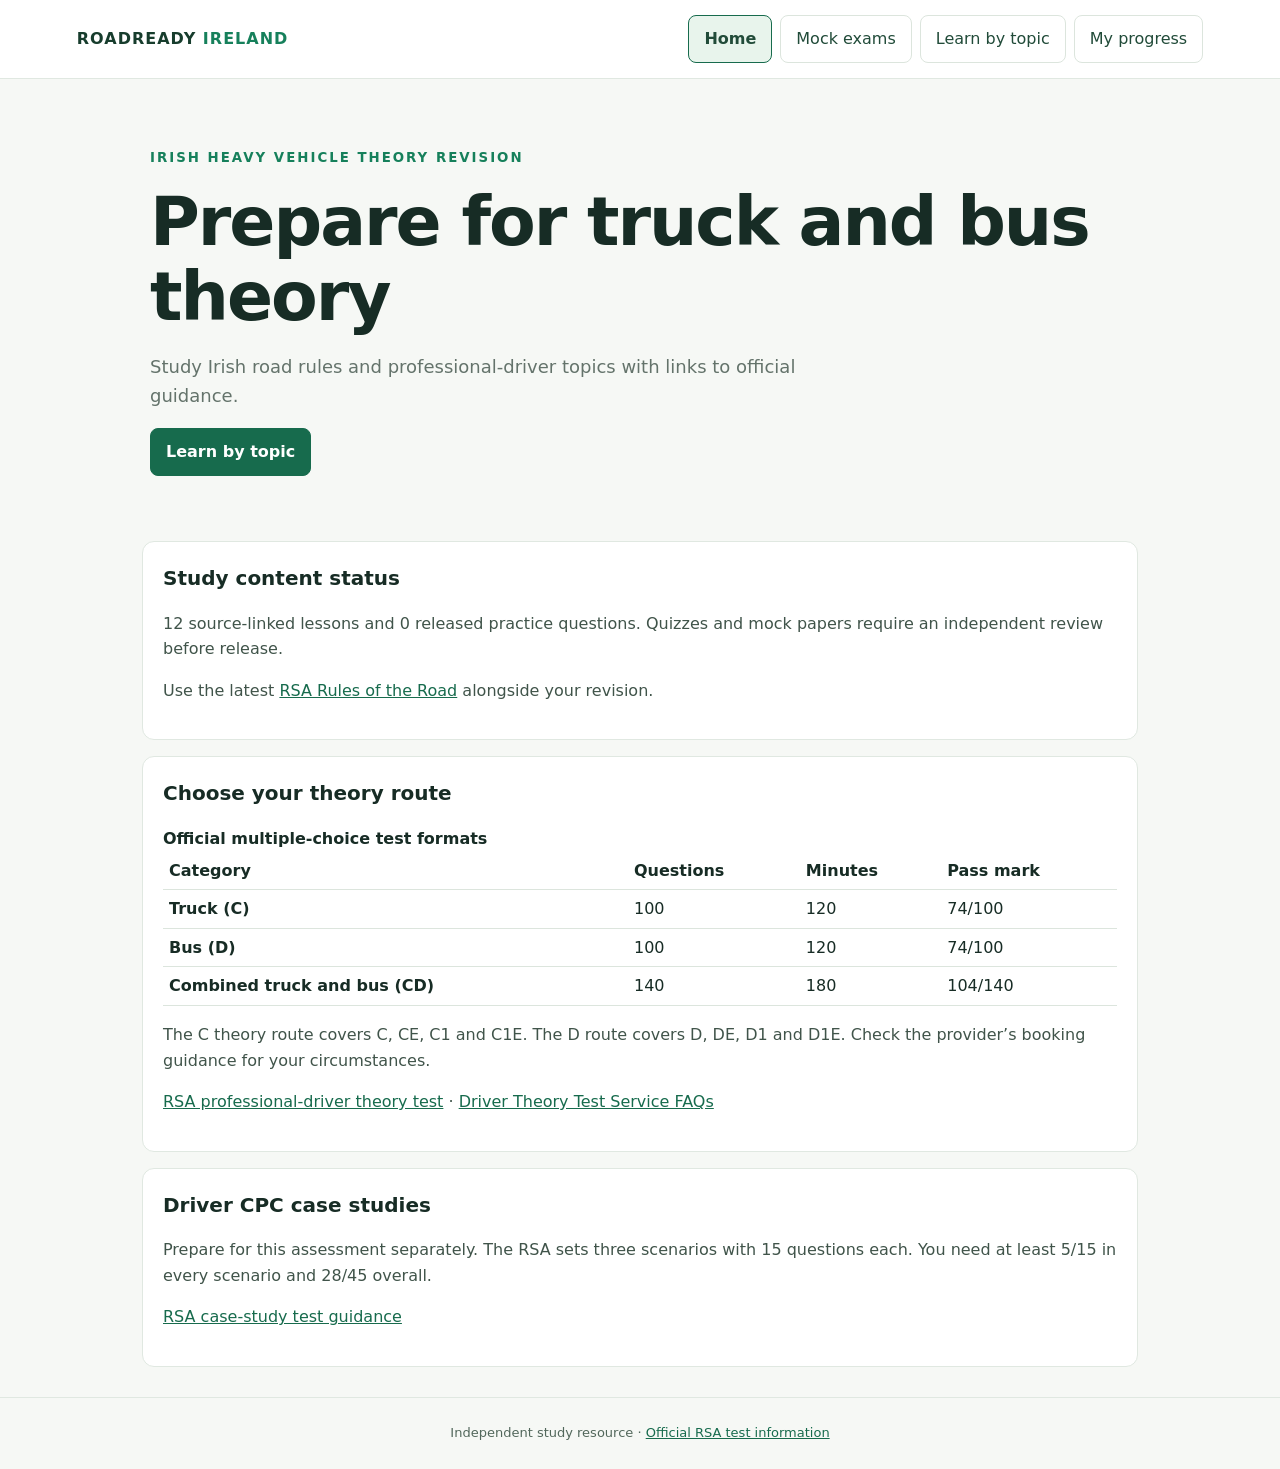
<file: index.html>
<!doctype html>
<html lang="en">
<head>
  <meta charset="utf-8">
  <meta name="viewport" content="width=device-width, initial-scale=1">
  <meta name="description" content="Irish truck and bus theory revision with source-linked study lessons and short practice quizzes.">
  <title>RoadReady Ireland | Truck and Bus Theory Revision</title>
  <link rel="stylesheet" href="styles.css">
</head>
<body>
  <a class="skip" href="#app">Skip to content</a>
  <header>
    <span class="logo">ROADREADY <b>IRELAND</b></span>
    <nav aria-label="Main navigation">
      <button type="button" data-action="view" data-value="home" aria-current="page">Home</button>
      <button type="button" data-action="view" data-value="mock">Mock exams</button>
      <button type="button" data-action="view" data-value="learn">Learn by topic</button>
      <button type="button" data-action="view" data-value="progress">My progress</button>
    </nav>
  </header>
  <main id="app" tabindex="-1"><p>Loading revision hub…</p>
    <noscript><p>Enable JavaScript to use the lessons and quizzes.</p></noscript>
  </main>
  <footer>Independent study resource · <a href="https://www.rsa.ie/services/professional-drivers/cpc/become-a-professional-cpc-driver/2.-theory-test">Official RSA test information</a></footer>
  <script type="module" src="app.js"></script>
</body>
</html>
</file>
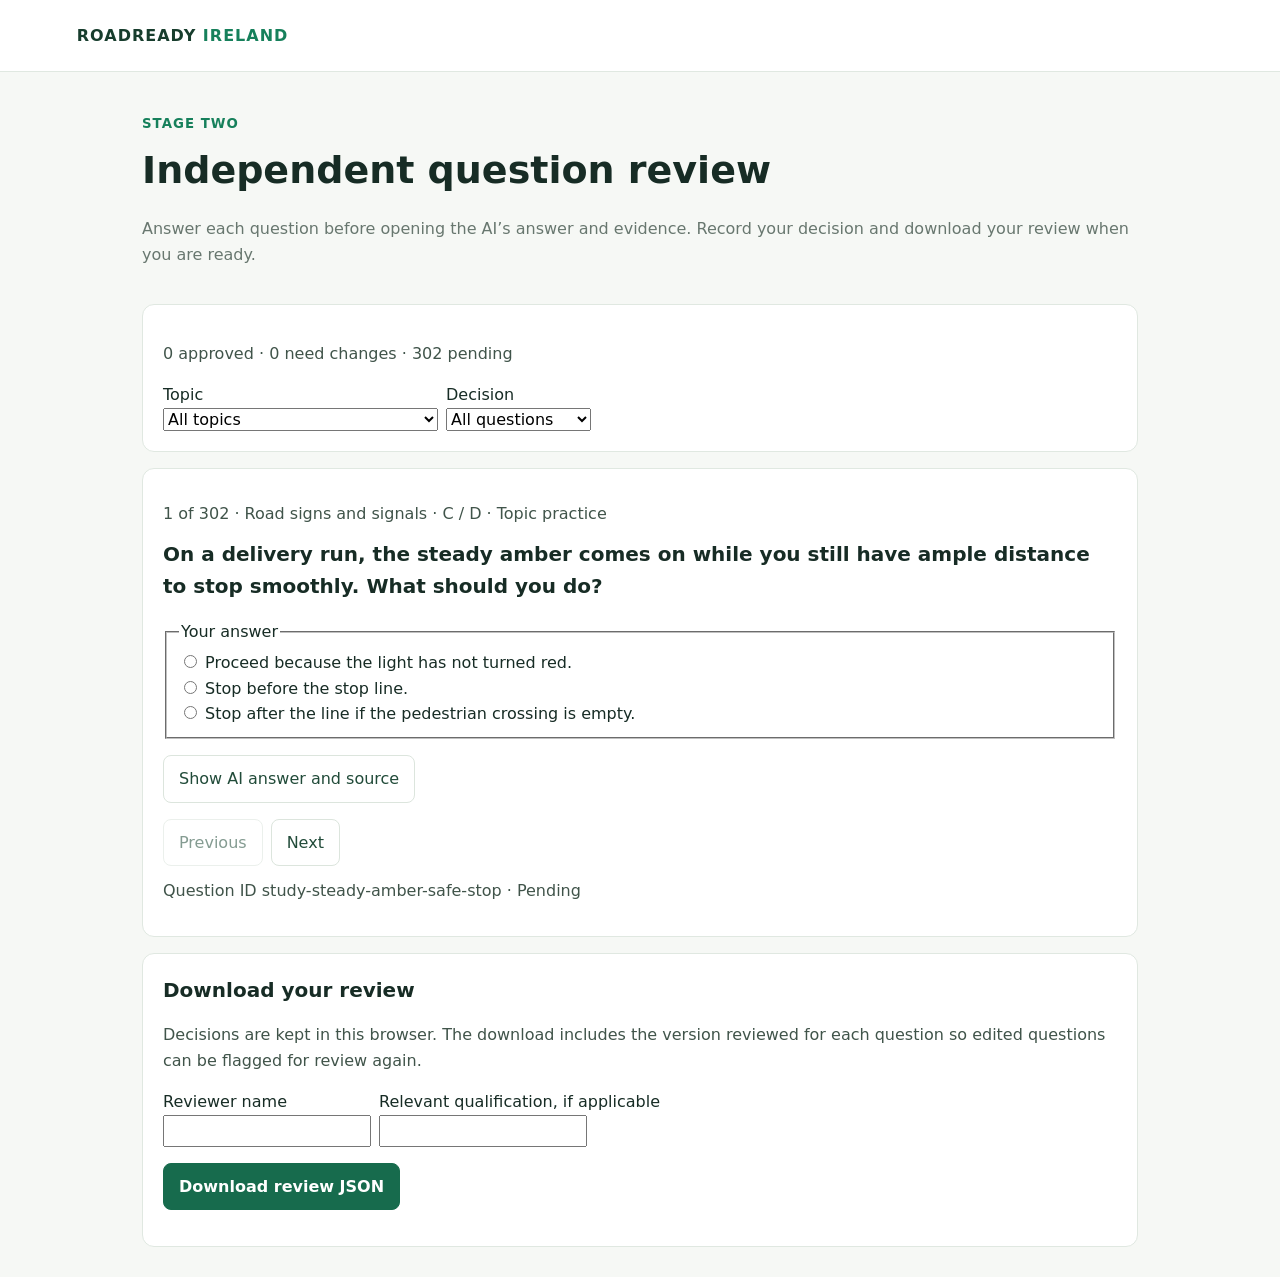
<file: review/index.html>
<!doctype html>
<html lang="en">
<head>
  <meta charset="utf-8">
  <meta name="viewport" content="width=device-width, initial-scale=1">
  <title>Question review | RoadReady Ireland</title>
  <link rel="stylesheet" href="../styles.css">
</head>
<body>
  <a class="skip" href="#app">Skip to content</a>
  <header><span class="logo">ROADREADY <b>IRELAND</b></span></header>
  <main id="app" tabindex="-1">
    <div class="pagehead">
      <small>STAGE TWO</small>
      <h1>Independent question review</h1>
      <p>Answer each question before opening the AI’s answer and evidence. Record your decision and download your review when you are ready.</p>
    </div>
    <section class="card" aria-label="Review controls">
      <p id="count" role="status">Loading review queue…</p>
      <div class="controls">
        <label>Topic <select id="topic"><option value="">All topics</option></select></label>
        <label>Decision <select id="status">
          <option value="">All questions</option>
          <option value="pending">Pending</option>
          <option value="approved">Approved</option>
          <option value="changes">Needs changes</option>
        </select></label>
      </div>
    </section>
    <section id="question" class="card" aria-label="Current question"></section>
    <section class="card" aria-labelledby="export-heading">
      <h2 id="export-heading">Download your review</h2>
      <p>Decisions are kept in this browser. The download includes the version reviewed for each question so edited questions can be flagged for review again.</p>
      <form id="export">
        <div class="controls">
          <label>Reviewer name <input name="reviewer" required autocomplete="name"></label>
          <label>Relevant qualification, if applicable <input name="qualification"></label>
        </div>
        <p><button class="primary">Download review JSON</button></p>
      </form>
      <p id="message" role="status"></p>
    </section>
  </main>
  <script type="module" src="review.js"></script>
</body>
</html>
</file>
<file: styles.css>
*{box-sizing:border-box}body{margin:0;background:#f6f8f5;color:#172c25;font:16px/1.6 system-ui,sans-serif}header{min-height:72px;background:white;border-bottom:1px solid #e0e8e1;padding:15px 6%;display:flex;justify-content:space-between;align-items:center;gap:15px}.logo{font-weight:900;letter-spacing:1px;color:#173d2d;text-decoration:none}.logo b{color:#16805b}nav{display:flex;gap:8px;flex-wrap:wrap}button{font:inherit;cursor:pointer;border:1px solid #dce5dd;background:white;border-radius:8px;padding:10px 15px;color:#214b39}button:hover,.primary{background:#176b4d;color:white;border-color:#176b4d}.primary{font-weight:700}.hero{max-width:980px;margin:65px auto;padding:0 25px}.hero small{color:#16805b;font-weight:800;letter-spacing:2px}.hero h1{font-size:clamp(40px,7vw,68px);line-height:1.1;letter-spacing:-2px;margin:16px 0}.hero em{font-style:normal;color:#16805b}.hero>p{max-width:650px;color:#64736b;font-size:18px}.hero aside{margin-top:38px;background:#eaf3ec;border-radius:12px;padding:20px;color:#345b47}.hero aside p{margin-bottom:0}.stats{display:flex;justify-content:center;gap:90px;padding:25px;border-block:1px solid #e0e8e1;background:white}.stats div{text-align:center}.stats b,.stats span{display:block}.stats b{font-size:26px;color:#176b4d}.stats span{font-size:13px;color:#6b7972}.notice{max-width:930px;margin:35px auto 55px;padding:18px;background:#fff5e7;border-left:4px solid #d89b43;color:#6b5637;font-size:14px}footer{text-align:center;padding:25px;color:#77837c;border-top:1px solid #e0e8e1;font-size:13px}a{color:#176b4d}main{max-width:1040px;margin:auto;padding:0 22px}.pagehead{padding:38px 0 20px}.pagehead small{color:#16805b;font-weight:800;letter-spacing:1px}.pagehead h1{font-size:38px;margin:4px 0}.pagehead p,.muted{color:#68776f}.cards{display:grid;grid-template-columns:repeat(auto-fit,minmax(250px,1fr));gap:14px;padding-bottom:30px}.card,.question{background:white;border:1px solid #e0e8e1;border-radius:12px;padding:20px}.card p{color:#68776f;font-size:14px}.meta{color:#75837b;font-size:12px;margin:12px 0}.answers{display:grid;gap:9px}.answer{text-align:left;width:100%;padding:13px}.answer.sel{background:#e8f4ec;border-color:#176b4d}.bar{display:flex;justify-content:space-between;align-items:center;margin:18px 0;gap:12px}.timer{font-size:23px;font-weight:800;color:#176b4d}.timer.warn{color:#b64a24}.dots{display:flex;flex-wrap:wrap;gap:5px;margin:15px 0}.dot{padding:5px 9px;font-size:12px}.dot.sel{background:#176b4d;color:white}.dot.done{background:#e7f3e9}.dot.flag{outline:2px solid #d89b43}.feedback{padding:13px;margin-top:14px;border-radius:8px;background:#edf5ef;font-size:14px}.review{border-bottom:1px solid #e0e8e1;padding:15px 0;font-size:14px}.score{font-size:45px;font-weight:900;color:#176b4d}.topic-note{background:#edf5ef;padding:16px;border-radius:9px;margin-bottom:18px}@media(max-width:680px){header{align-items:flex-start;flex-direction:column}nav{width:100%}.hero{margin:40px auto}.stats{gap:25px}.hero h1{font-size:43px}.bar{align-items:flex-start;flex-wrap:wrap}}
.notice{line-height:1.55}.card button:disabled{opacity:.55;cursor:not-allowed}

main { padding-bottom: 30px; }
main > .card + .card { margin-top: 16px; }
.hero { padding: 0; }
.card h2 { margin-top: 0; font-size: 1.25rem; }
.card p, .review, .feedback { font-size: 1rem; color: #40544a; }
.meta, footer { color: #52675b; }
button:disabled { opacity: .55; cursor: default; }
button[aria-disabled="true"] { cursor: default; }
button[aria-current="page"], button[data-action="flag"][aria-pressed="true"] {
  background: #e8f4ec;
  border-color: #176b4d;
  font-weight: 700;
}
:focus-visible { outline: 3px solid #91500f; outline-offset: 3px; }
.skip { position: absolute; top: 0; left: 1rem; padding: .5rem; background: white; transform: translateY(-110%); }
.skip:focus { transform: none; }
.question h1 { font-size: clamp(1.35rem, 3vw, 1.8rem); }
.controls { display: flex; flex-wrap: wrap; gap: 8px; }
.dot { min-width: 32px; min-height: 32px; }
.dot.sel { background: #176b4d; color: white; }
.review-list { padding-left: 1.5rem; }
.review-list li { margin-bottom: .5rem; }
table { width: 100%; border-collapse: collapse; margin-block: 12px; }
caption { text-align: left; font-weight: 700; }
th, td { text-align: left; border-bottom: 1px solid #dce5dd; padding: 6px; }
@media (max-width: 420px) {
  main { padding-inline: 14px; }
  .cards { grid-template-columns: minmax(0, 1fr); }
  th, td { padding: 6px 3px; font-size: .85rem; }
  .card { padding: 15px; }
}

select, input, textarea { font: inherit; }
label > input:not([type="radio"]), label > select { display: block; }
fieldset label, textarea { display: block; }
textarea { width: 100%; }
</file>
